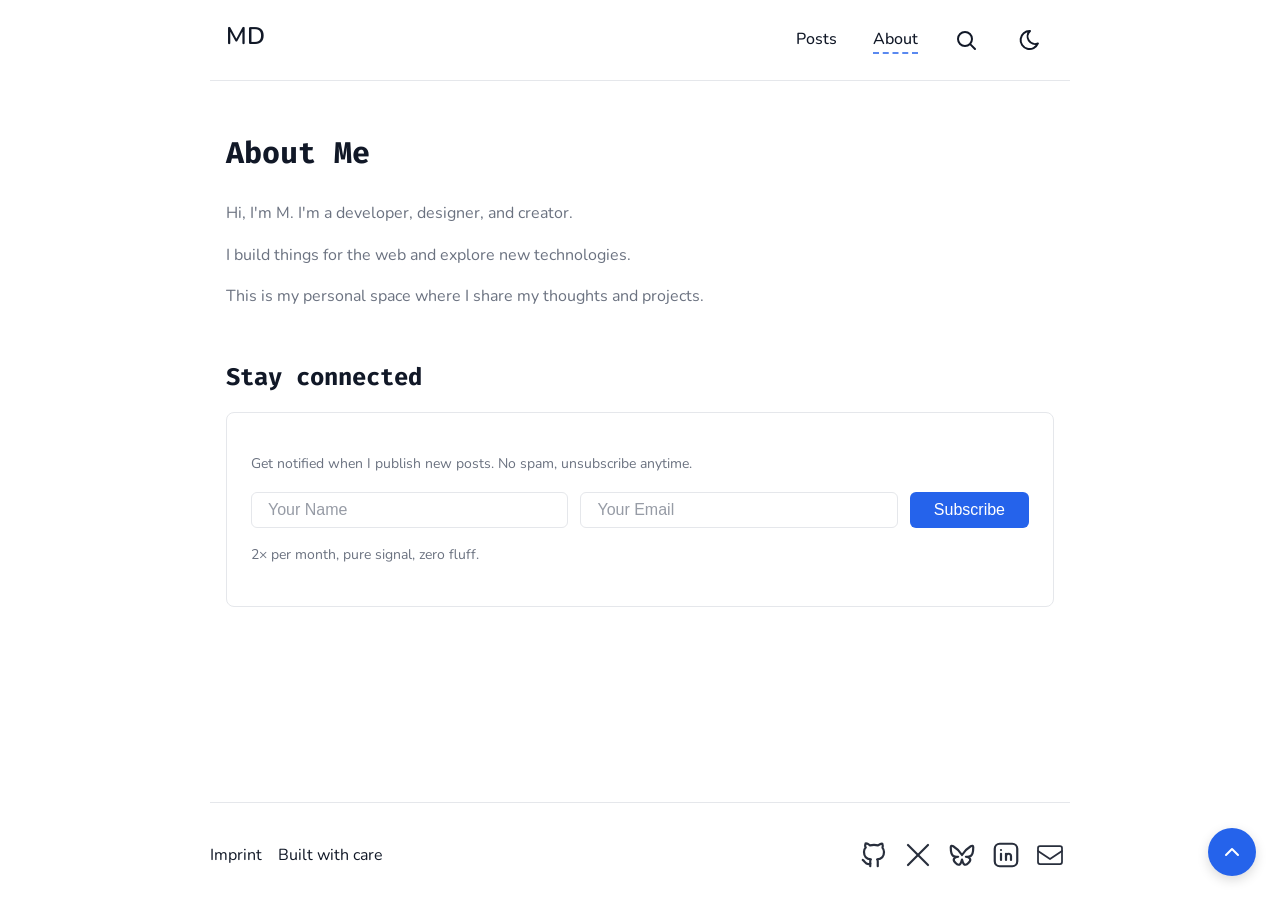
<file: about/index.html>
<!DOCTYPE html>
<html lang="en">
<head>
    <meta charset="UTF-8">
    <meta name="viewport" content="width=device-width, initial-scale=1.0">
    <title>About - MD</title>
    <meta name="description" content="About MD - Developer, Designer, Creator.">
    <link rel="icon" type="image/x-icon" href="../favicon.ico">
    <link rel="preconnect" href="https://fonts.googleapis.com">
    <link rel="preconnect" href="https://fonts.gstatic.com" crossorigin>
    <link href="https://fonts.googleapis.com/css2?family=Fira+Code:wght@400;600&family=Nunito:wght@400;600;700&display=swap" rel="stylesheet">
    <link rel="stylesheet" href="../styles.css">
    <style>
        h1, h2 { font-family: 'Fira Code', monospace; }
        body, h3, h4, h5, h6, p, a, li { font-family: 'Nunito', sans-serif; }
    </style>
</head>
<body>
    <header>
        <a id="skip-to-content" href="#main-content">Skip to content</a>
        <div id="nav-container">
            <div id="top-nav-wrap">
                <a href="../" class="site-title">MD</a>
                <nav id="nav-menu">
                    <button id="menu-btn" aria-label="Open Menu" aria-expanded="false" aria-controls="menu-items">
                        <svg class="icon" id="menu-icon" width="24" height="24" viewBox="0 0 24 24" fill="none" stroke="currentColor" stroke-width="2" stroke-linecap="round" stroke-linejoin="round">
                            <path d="M4 6h16"></path>
                            <path d="M7 12h13"></path>
                            <path d="M10 18h10"></path>
                        </svg>
                        <svg class="icon hidden" id="close-icon" width="24" height="24" viewBox="0 0 24 24" fill="none" stroke="currentColor" stroke-width="2" stroke-linecap="round" stroke-linejoin="round">
                            <path d="M18 6l-12 12"></path>
                            <path d="M6 6l12 12"></path>
                        </svg>
                    </button>
                    <ul id="menu-items" class="hidden">
                        <li><a href="../posts/">Posts</a></li>
                        <li><a href="../about/" class="active">About</a></li>
                        <li>
                            <a href="../search/" class="icon-btn" aria-label="search" title="Search">
                                <svg width="24" height="24" viewBox="0 0 24 24" fill="none" stroke="currentColor" stroke-width="2" stroke-linecap="round" stroke-linejoin="round">
                                    <circle cx="11" cy="11" r="7"></circle>
                                    <path d="M16.65 16.65L21 21"></path>
                                </svg>
                            </a>
                        </li>
                        <li>
                            <button id="theme-btn" class="icon-btn" title="Toggles light & dark" aria-label="auto" aria-live="polite">
                                <svg class="sun-icon" width="24" height="24" viewBox="0 0 24 24" fill="none" stroke="currentColor" stroke-width="2" stroke-linecap="round" stroke-linejoin="round">
                                    <path d="M12 3a7.5 7.5 0 0 0 7.92 12.446a9 9 0 1 1 -8.313 -12.454z"></path>
                                </svg>
                                <svg class="moon-icon" width="24" height="24" viewBox="0 0 24 24" fill="none" stroke="currentColor" stroke-width="2" stroke-linecap="round" stroke-linejoin="round">
                                    <circle cx="12" cy="12" r="5"></circle>
                                    <path d="M12 1v2"></path>
                                    <path d="M12 21v2"></path>
                                    <path d="M4.22 4.22l1.42 1.42"></path>
                                    <path d="M18.36 18.36l1.42 1.42"></path>
                                    <path d="M1 12h2"></path>
                                    <path d="M21 12h2"></path>
                                    <path d="M4.22 19.78l1.42-1.42"></path>
                                    <path d="M18.36 5.64l1.42-1.42"></path>
                                </svg>
                            </button>
                        </li>
                    </ul>
                </nav>
            </div>
        </div>
        <div class="divider"></div>
    </header>

    <main id="main-content">
        <section class="page-content">
            <h1>About Me</h1>
            <p>Hi, I'm M. I'm a developer, designer, and creator.</p>
            <p>I build things for the web and explore new technologies.</p>
            <p>This is my personal space where I share my thoughts and projects.</p>
        </section>
        <h2>Stay connected</h2>
        <section class="newsletter-box">
            <p>Get notified when I publish new posts. No spam, unsubscribe anytime.</p>
            <form action="https://buttondown.com/api/emails/embed-subscribe/markusword" method="post" target="_blank" class="newsletter-form">
                <input type="text" name="name" placeholder="Your Name">
                <input type="email" name="email" placeholder="Your Email" required>
                <input type="submit" value="Subscribe">
            </form>
            <p class="newsletter-note">2× per month, pure signal, zero fluff.</p>
        </section>
    </main>

    <footer>
        <div class="divider"></div>
        <div class="footer-content">
            <div class="social-links">
                <!-- GitHub -->
<a href="#" class="social-link" title="GitHub">
<svg viewBox="0 0 24 24" width="24" height="24" fill="none"
stroke="currentColor" stroke-width="1.75"
stroke-linecap="round" stroke-linejoin="round">
<path d="M9 19c-4 1.5-4-2-6-3"/>
<path d="M15 21v-3.5c0-1 .1-1.5-.5-2 3-.35 5.5-1.5 5.5-6
0-1.2-.4-2.3-1.2-3.2.1-.3.5-1.6-.1-3.3
0 0-1.1-.3-3.5 1.3a11.8 11.8 0 0 0-6.4 0
C6.4 2.4 5.3 2.7 5.3 2.7c-.6 1.7-.2 3 .1 3.3
A4.6 4.6 0 0 0 4 9.5c0 4.5 2.5 5.6 5.5 6
-.6.5-.6 1.2-.5 2V21"/>
</svg>
</a>

<!-- X -->
<a href="#" class="social-link" title="X">
<svg viewBox="0 0 24 24" width="24" height="24" fill="none"
stroke="currentColor" stroke-width="1.75"
stroke-linecap="round" stroke-linejoin="round">
<path d="M4 4L20 20"/>
<path d="M20 4L4 20"/>
</svg>
</a>

<!-- Bluesky -->
<a href="#" class="social-link" title="Bluesky">
<svg viewBox="0 0 24 24" width="24" height="24" fill="none"
stroke="currentColor" stroke-width="1.75"
stroke-linecap="round" stroke-linejoin="round">
<path d="M12 12c-1.5-2.5-4.5-5.5-7-7-1-.6-2-.4-2 .7
0 1.2.3 4 .6 5 .7 2.2 3 3 5.3 2.7
-2.8.5-5.2 1.7-2 5 3.5 3.6 4.6-.7 5.1-2.7
.5 2 1.6 6.3 5.1 2.7 3.2-3.3.8-4.5-2-5
2.3.3 4.6-.5 5.3-2.7.3-1 .6-3.8.6-5
0-1.1-1-1.3-2-.7-2.5 1.5-5.5 4.5-7 7z"/>
</svg>
</a>

<!-- LinkedIn -->
<a href="#" class="social-link" title="LinkedIn">
<svg viewBox="0 0 24 24" width="24" height="24" fill="none"
stroke="currentColor" stroke-width="1.75"
stroke-linecap="round" stroke-linejoin="round">
<rect x="3" y="3" width="18" height="18" rx="4"/>
<path d="M8 11v5"/>
<path d="M8 8v.01"/>
<path d="M12 16v-5"/>
<path d="M16 16v-3a2 2 0 0 0-4 0"/>
</svg>
</a>

<!-- Email -->
<a href="mailto:markusword.de@proton.me" class="social-link" title="Email">
<svg width="28" height="18" viewBox="0 0 30 24" fill="none"
     stroke="currentColor" stroke-width="1.75"
     stroke-linecap="round" stroke-linejoin="round">
  <rect x="3" y="3" width="24" height="18" rx="2"></rect>
  <path d="M3 8l12 8 12-8"></path>
</svg>
</a>
            </div>
            <div class="footer-credit">
                <a href="../imprint.html">Imprint</a>
                <span>Built with care</span>
            </div>
        </div>
    </footer>

    <script src="../script.js"></script>
    
    <button class="back-to-top" onclick="window.scrollTo({top: 0, behavior: 'smooth'})" aria-label="Back to top">
        <svg width="24" height="24" viewBox="0 0 24 24" fill="none" stroke="currentColor" stroke-width="2" stroke-linecap="round" stroke-linejoin="round">
            <path d="M18 15l-6-6-6 6"/>
        </svg>
    </button>
</body>
</html>
</file>
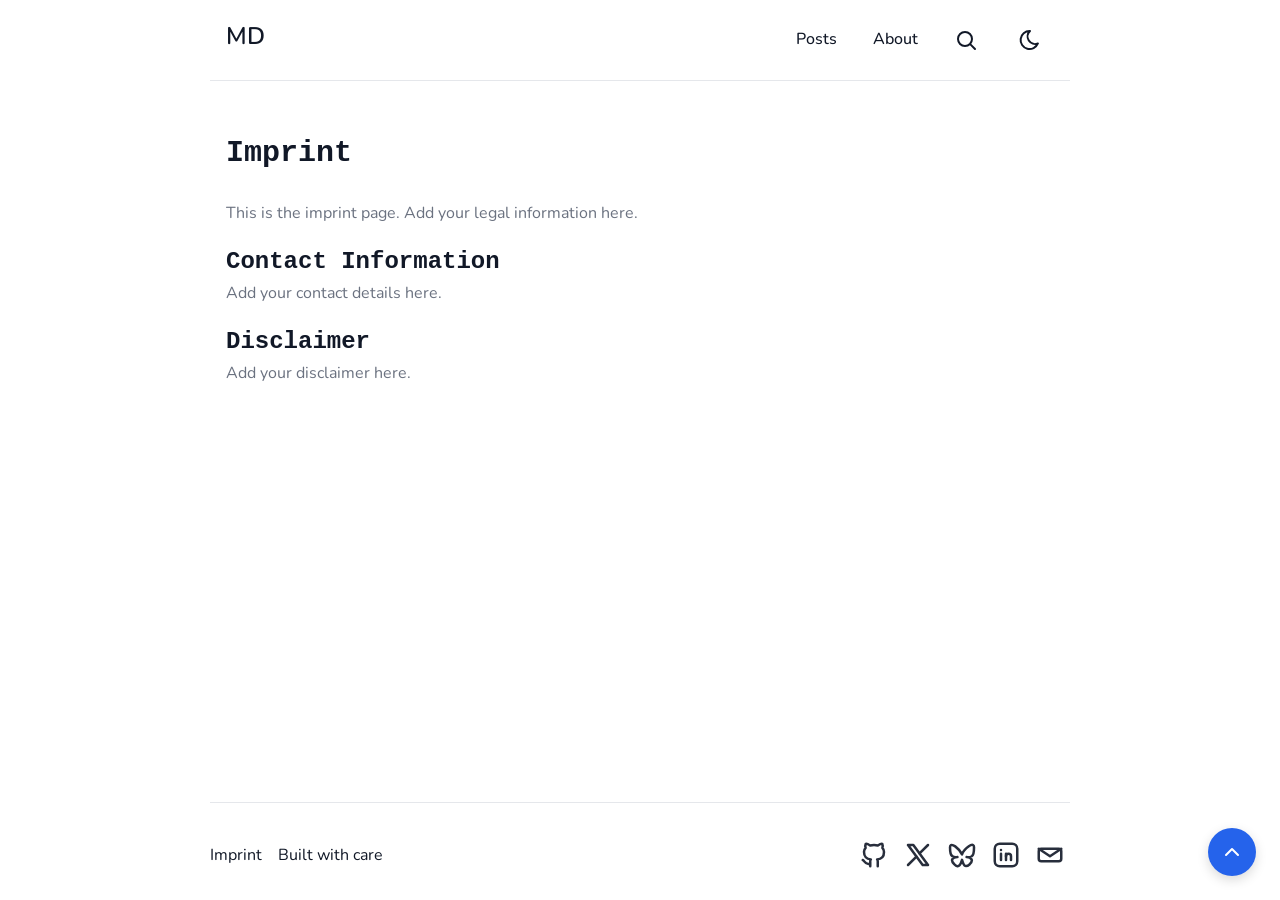
<file: imprint.html>
<!DOCTYPE html>
<html lang="en">
<head>
    <meta charset="UTF-8">
    <meta name="viewport" content="width=device-width, initial-scale=1.0">
    <title>Imprint - MD</title>
    <meta name="description" content="Imprint - MD">
    <link rel="icon" type="image/x-icon" href="favicon.ico">
    <link rel="preconnect" href="https://fonts.googleapis.com">
    <link rel="preconnect" href="https://fonts.gstatic.com" crossorigin>
    <link href="https://fonts.googleapis.com/css2?family=Fira+Code:wght@400;600&family=Nunito:wght@400;600;700&display=swap" rel="stylesheet">
    <link rel="stylesheet" href="styles.css">
    <style>
        h1, h2 { font-family: 'Liberation Mono', monospace; }
        body, h3, h4, h5, h6, p, a, li { font-family: 'Nunito', sans-serif; }
    </style>
</head>
<body>
    <header>
        <a id="skip-to-content" href="#main-content">Skip to content</a>
        <div id="nav-container">
            <div id="top-nav-wrap">
                <a href="." class="site-title">MD</a>
                <nav id="nav-menu">
                    <button id="menu-btn" aria-label="Open Menu" aria-expanded="false" aria-controls="menu-items">
                        <svg class="icon" id="menu-icon" width="24" height="24" viewBox="0 0 24 24" fill="none" stroke="currentColor" stroke-width="2" stroke-linecap="round" stroke-linejoin="round">
                            <path d="M4 6h16"></path>
                            <path d="M7 12h13"></path>
                            <path d="M10 18h10"></path>
                        </svg>
                        <svg class="icon hidden" id="close-icon" width="24" height="24" viewBox="0 0 24 24" fill="none" stroke="currentColor" stroke-width="2" stroke-linecap="round" stroke-linejoin="round">
                            <path d="M18 6l-12 12"></path>
                            <path d="M6 6l12 12"></path>
                        </svg>
                    </button>
                    <ul id="menu-items" class="hidden">
                        <li><a href="posts/">Posts</a></li>
                        <li><a href="about/">About</a></li>
                        <li>
                            <a href="search/" class="icon-btn" aria-label="search" title="Search">
                                <svg width="24" height="24" viewBox="0 0 24 24" fill="none" stroke="currentColor" stroke-width="2" stroke-linecap="round" stroke-linejoin="round">
                                    <circle cx="11" cy="11" r="7"></circle>
                                    <path d="M16.65 16.65L21 21"></path>
                                </svg>
                            </a>
                        </li>
                        <li>
                            <button id="theme-btn" class="icon-btn" title="Toggles light & dark" aria-label="auto" aria-live="polite">
                                <svg class="sun-icon" width="24" height="24" viewBox="0 0 24 24" fill="none" stroke="currentColor" stroke-width="2" stroke-linecap="round" stroke-linejoin="round">
                                    <path d="M12 3a7.5 7.5 0 0 0 7.92 12.446a9 9 0 1 1 -8.313 -12.454z"></path>
                                </svg>
                                <svg class="moon-icon" width="24" height="24" viewBox="0 0 24 24" fill="none" stroke="currentColor" stroke-width="2" stroke-linecap="round" stroke-linejoin="round">
                                    <circle cx="12" cy="12" r="5"></circle>
                                    <path d="M12 1v2"></path>
                                    <path d="M12 21v2"></path>
                                    <path d="M4.22 4.22l1.42 1.42"></path>
                                    <path d="M18.36 18.36l1.42 1.42"></path>
                                    <path d="M1 12h2"></path>
                                    <path d="M21 12h2"></path>
                                    <path d="M4.22 19.78l1.42-1.42"></path>
                                    <path d="M18.36 5.64l1.42-1.42"></path>
                                </svg>
                            </button>
                        </li>
                    </ul>
                </nav>
            </div>
        </div>
        <div class="divider"></div>
    </header>

    <main id="main-content">
        <section class="page-content">
            <h1>Imprint</h1>
            <p>This is the imprint page. Add your legal information here.</p>
            
            <h2>Contact Information</h2>
            <p>Add your contact details here.</p>
            
            <h2>Disclaimer</h2>
            <p>Add your disclaimer here.</p>
        </section>
    </main>

    <footer>
        <div class="divider"></div>
        <div class="footer-content">
            <div class="social-links">
                <a href="#" class="social-link" title="GitHub">
                    <svg width="24" height="24" viewBox="0 0 24 24" fill="none" stroke="currentColor" stroke-width="2" stroke-linecap="round" stroke-linejoin="round">
                        <path d="M9 19c-4.3 1.4 -4.3 -2.5 -6 -3m12 5v-3.5c0 -1 .1 -1.4 -.5 -2c2.8 -.3 5.5 -1.4 5.5 -6a4.6 4.6 0 0 0 -1.3 -3.2a4.2 4.2 0 0 0 -.1 -3.2s-1.1 -.3 -3.5 1.3a12.3 12.3 0 0 0 -6.2 0c-2.4 -1.6 -3.5 -1.3 -3.5 -1.3a4.2 4.2 0 0 0 -.1 3.2a4.6 4.6 0 0 0 -1.3 3.2c0 4.6 2.7 5.7 5.5 6c-.6 .6 -.6 1.2 -.5 2v3.5"></path>
                    </svg>
                </a>
                <a href="#" class="social-link" title="X">
                    <svg width="24" height="24" viewBox="0 0 24 24" fill="none" stroke="currentColor" stroke-width="2" stroke-linecap="round" stroke-linejoin="round">
                        <path d="M4 4l11.733 16h4.267l-11.733 -16z"></path>
                        <path d="M4 20l6.768 -6.768m2.46 -2.46l6.772 -6.772"></path>
                    </svg>
                </a>
                <a href="#" class="social-link" title="BlueSky">
                    <svg width="24" height="24" viewBox="0 0 24 24" fill="none" stroke="currentColor" stroke-width="2" stroke-linecap="round" stroke-linejoin="round">
                        <path d="M12 11.5c-.87-1.69-3.24-4.84-5.44-6.4c-2.1-1.48-2.89-1.24-3.42-1.01c-.62.27-.72 1.17-.72 1.72c0 .55.3 4.52.5 5.18c.65 2.19 2.97 2.93 5.1 2.69c.11-.02.22-.03.33-.04c-.11.01-.22.03-.33.04c-3.13.47-5.91 1.61-2.26 5.67c4.01 4.15 5.5-.89 6.26-3.45c.76 2.56 1.64 7.42 6.19 3.45c3.41-3.45.94-5.2-2.19-5.67c-.11-.01-.22-.03-.33-.04c.11.01.22.02.33.04c2.14.24 4.45-.5 5.1-2.69c.2-.66.5-4.63.5-5.18c0-.55-.11-1.49-.72-1.77c-.53-.24-1.33-.5-3.44.99c-2.2 1.56-4.57 3.71-5.44 6.4Z"></path>
                    </svg>
                </a>
                <a href="#" class="social-link" title="LinkedIn">
                    <svg width="24" height="24" viewBox="0 0 24 24" fill="none" stroke="currentColor" stroke-width="2" stroke-linecap="round" stroke-linejoin="round">
                        <path d="M8 11v5"></path>
                        <path d="M8 8v.01"></path>
                        <path d="M12 16v-5"></path>
                        <path d="M16 16v-3a2 2 0 1 0 -4 0"></path>
                        <path d="M3 7a4 4 0 0 1 4 -4h10a4 4 0 0 1 4 4v10a4 4 0 0 1 -4 4h-10a4 4 0 0 1 -4 -4z"></path>
                    </svg>
                </a>
                <a href="mailto:markusword.de@proton.me" class="social-link" title="Email">
                    <svg width="24" height="24" viewBox="0 0 24 24" fill="none" stroke="currentColor" stroke-width="2" stroke-linecap="round" stroke-linejoin="round">
                        <rect x="3" y="7" width="18" height="10" rx="2"></rect>
                        <path d="M3 7l9 6l9 -6"></path>
                    </svg>
                </a>
            </div>
            <div class="footer-credit">
                <a href="imprint.html">Imprint</a>
                <span>Built with care</span>
            </div>
        </div>
    </footer>

    <script src="script.js"></script>
    
    <button class="back-to-top" onclick="window.scrollTo({top: 0, behavior: 'smooth'})" aria-label="Back to top">
        <svg width="24" height="24" viewBox="0 0 24 24" fill="none" stroke="currentColor" stroke-width="2" stroke-linecap="round" stroke-linejoin="round">
            <path d="M18 15l-6-6-6 6"/>
        </svg>
    </button>
</body>
</html>
</file>
<file: styles.css>
@view-transition {
  navigation: auto;
}

:root {
    --bg-primary: #ffffff;
    --bg-secondary: #f9fafb;
    --text-primary: #111827;
    --text-secondary: #6b7280;
    --accent: #2563eb;
    --border: #e5e7eb;
    --icon-stroke: #6b7280;
}

[data-theme="dark"] {
    --bg-primary: #111827;
    --bg-secondary: #1f2937;
    --text-primary: #f9fafb;
    --text-secondary: #9ca3af;
    --accent: #60a5fa;
    --border: #374151;
    --icon-stroke: #9ca3af;
}

* {
    margin: 0;
    padding: 0;
    box-sizing: border-box;
}

html {
    font-family: -apple-system, BlinkMacSystemFont, "Segoe UI", Roboto, "Helvetica Neue", Arial, sans-serif;
    font-size: 16px;
    line-height: 1.6;
    color: var(--text-primary);
    background-color: var(--bg-primary);
    transition: background-color 0.3s ease, color 0.3s ease;
}

body {
    min-height: 100vh;
    display: flex;
    flex-direction: column;
}

a {
    color: inherit;
    text-decoration: none;
}

ul {
    list-style: none;
}

button {
    background: none;
    border: none;
    cursor: pointer;
    font: inherit;
    color: inherit;
}

#skip-to-content {
    position: absolute;
    top: -100px;
    left: 16px;
    z-index: 50;
    background: var(--bg-primary);
    color: var(--accent);
    padding: 8px 12px;
    border-radius: 4px;
    transition: top 0.2s;
}

#skip-to-content:focus {
    top: 16px;
}

#nav-container {
    max-width: 860px;
    margin: 0 auto;
    padding: 0 16px;
}

#top-nav-wrap {
    display: flex;
    justify-content: space-between;
    align-items: baseline;
    padding: 16px 0;
}

.site-title {
    font-size: 1.5rem;
    font-weight: 600;
    white-space: nowrap;
}

#nav-menu {
    display: flex;
    flex-direction: column;
    align-items: center;
}

#menu-btn {
    display: none;
    padding: 8px;
}

#menu-btn .icon {
    display: block;
}

#menu-items {
    display: flex;
    gap: 20px;
    align-items: center;
}

#menu-items li a,
#menu-items li button {
    padding: 4px 8px;
    font-weight: 500;
    transition: color 0.2s;
}

#menu-items li a:hover,
#menu-items li button:hover {
    color: var(--accent);
}

#menu-items li a.active {
    text-decoration: underline dashed var(--accent);
    text-underline-offset: 8px;
}

.icon-btn {
    display: flex;
    align-items: center;
    justify-content: center;
    padding: 12px;
}

@media (min-width: 641px) {
    #menu-items {
        display: flex !important;
    }
}

@media (max-width: 640px) {
    #menu-btn {
        display: block;
        align-self: flex-end;
    }

    #menu-items {
        display: none;
        flex-direction: column;
        width: 176px;
        margin-top: 16px;
        gap: 8px;
    }

    #menu-items:not(.hidden) {
        display: grid;
        grid-template-columns: 1fr 1fr;
    }

    #menu-items li a {
        display: block;
        text-align: center;
        padding: 12px;
    }

    #menu-items li .icon-btn {
        padding: 12px;
    }
}

#theme-btn {
    position: relative;
    width: 48px;
    height: 48px;
    transition: background-color 0.3s ease;
}

@media (max-width: 640px) {
    #theme-btn {
        width: 48px;
        height: 48px;
    }
}

#theme-btn svg {
    position: absolute;
    top: 50%;
    left: 50%;
    transform: translate(-50%, -50%);
    transition: opacity 0.4s ease, transform 0.4s ease;
}

.sun-icon {
    opacity: 1;
    transform: scale(1) rotate(0deg);
}

.moon-icon {
    opacity: 0;
    transform: scale(0) rotate(-90deg);
}

[data-theme="dark"] .sun-icon {
    opacity: 0;
    transform: scale(0) rotate(90deg);
}

[data-theme="dark"] .moon-icon {
    opacity: 1;
    transform: scale(1) rotate(0deg);
}

.divider {
    max-width: 860px;
    margin: 0 auto;
    border: 0;
    border-top: 1px solid var(--border);
}

main {
    max-width: 860px;
    width: 100%;
    margin: 0 auto;
    padding: 0 16px;
}

#hero {
    padding-top: 24px;
    padding-bottom: 16px;
}

.hero-content {
    display: flex;
    flex-direction: column;
    gap: 16px;
    align-items: center;
}

@media (min-width: 640px) {
    .hero-content {
        flex-direction: row;
        align-items: flex-start;
    }
}

.avatar-link {
    display: block;
    margin: 0 auto;
    transition: transform 0.3s, box-shadow 0.3s;
}

.avatar-link:hover .avatar {
    transform: scale(1.05);
    box-shadow: 0 10px 25px rgba(0, 0, 0, 0.15);
}

.avatar-placeholder {
    width: 96px;
    height: 96px;
    border-radius: 50%;
    background: var(--bg-secondary);
    display: flex;
    align-items: center;
    justify-content: center;
    font-family: 'Fira Code', monospace;
    font-size: 1.5rem;
    font-weight: 600;
    color: var(--text);
}

.hero-text {
    flex: 1;
    text-align: center;
}

@media (min-width: 640px) {
    .hero-text {
        text-align: left;
        padding-left: 16px;
    }
}

.title-row {
    display: flex;
    align-items: center;
    justify-content: center;
    gap: 8px;
}

@media (min-width: 640px) {
    .title-row {
        justify-content: flex-start;
    }
}

h1 {
    font-size: 1.5rem;
    font-weight: 700;
    margin: 8px 0;
}

@media (min-width: 640px) {
    h1 {
        font-size: 1.875rem;
        margin: 16px 0;
    }
}

.rss-link svg {
    stroke: var(--accent);
    stroke-width: 3;
    transform: scale(1.25);
}

.hero-text p {
    opacity: 0.8;
}

.social-links {
    display: flex;
    justify-content: center;
    gap: 4px;
    margin-top: 16px;
    flex-wrap: wrap;
}

@media (min-width: 640px) {
    .social-links {
        justify-content: flex-start;
    }
}

.social-link {
    display: inline-block;
    padding: 8px;
    transition: transform 0.2s, color 0.2s;
}

.social-link:hover {
    color: var(--accent);
    transform: rotate(6deg);
}

.social-link svg {
    display: inline-block;
    width: 24px;
    height: 24px;
    transform: scale(1.25);
    opacity: 0.9;
}

@media (max-width: 640px) {
    .social-link svg {
        transform: scale(1.25);
    }
}

#recent-posts {
    padding-top: 48px;
    padding-bottom: 24px;
}

#recent-posts ul li {
    margin: 32px 0;
}

.post-item h3 {
    font-size: 1.125rem;
    font-weight: 500;
    text-decoration: dashed;
    text-underline-offset: 4px;
}

.post-link {
    display: inline-block;
    color: var(--accent);
    text-decoration: dashed;
}

.post-link:hover {
    text-decoration: underline;
    text-underline-offset: 4px;
}

.post-meta {
    display: flex;
    align-items: center;
    gap: 12px;
    margin-bottom: 12px;
}

.post-meta .date {
    display: flex;
    align-items: center;
    gap: 8px;
    opacity: 0.8;
}

.post-meta svg {
    display: inline-block;
    width: 20px;
    height: 20px;
    min-width: 20px;
}

@media (max-width: 640px) {
    .post-meta svg {
        width: 16px;
        height: 16px;
        min-width: 16px;
    }
}

.post-meta time {
    font-size: 0.875rem;
    font-style: italic;
}

.read-time {
    font-size: 0.875rem;
    font-style: italic;
    opacity: 0.8;
}

.post-item > p {
    opacity: 0.8;
    flex: 1;
}

.all-posts-link {
    display: flex;
    justify-content: space-between;
    align-items: center;
    flex-wrap: wrap;
    gap: 1rem;
    margin: 32px 0;
}

.all-posts-link a {
    display: inline-flex;
    align-items: center;
    gap: 8px;
    color: inherit;
    transition: color 0.2s;
}

.all-posts-link a:hover {
    color: var(--accent);
}

.all-posts-link svg {
    display: inline-block;
    vertical-align: middle;
}

.post-nav-row {
    display: flex;
    justify-content: space-between;
    align-items: center;
    flex-wrap: wrap;
    gap: 1rem;
    margin: 32px 0;
}

.back-link {
    display: inline-flex;
    align-items: center;
    gap: 8px;
    color: inherit;
    transition: color 0.2s;
}

.back-link:hover {
    color: var(--accent);
}

.post-nav-links {
    display: flex;
    gap: 8px;
}

footer {
    width: 100%;
    max-width: 860px;
    margin: auto auto 0;
}

.footer-content {
    display: flex;
    flex-direction: column;
    align-items: center;
    justify-content: space-between;
    padding: 24px 16px;
}

@media (min-width: 640px) {
    .footer-content {
        flex-direction: row-reverse;
        padding: 16px 0;
    }
}

.footer-credit {
    display: flex;
    align-items: center;
    white-space: nowrap;
    margin-top: 8px;
    gap: 16px;
}

.footer-credit a {
    transition: color 0.2s;
}

.footer-credit a:hover {
    color: var(--accent);
}

.hidden {
    display: none !important;
}

.sr-only {
    position: absolute;
    width: 1px;
    height: 1px;
    padding: 0;
    margin: -1px;
    overflow: hidden;
    clip: rect(0, 0, 0, 0);
    white-space: nowrap;
    border: 0;
}

.markdown-content {
    line-height: 1.7;
}

.markdown-content h1,
.markdown-content h2,
.markdown-content h3,
.markdown-content h4,
.markdown-content h5,
.markdown-content h6 {
    margin-top: 1.5em;
    margin-bottom: 0.5em;
}

.markdown-content p {
    margin-bottom: 1em;
}

.markdown-content strong {
    font-weight: 700;
}

.markdown-content em {
    font-style: italic;
}

.markdown-content u {
    text-decoration: underline;
}

.markdown-content a {
    color: var(--link);
}

.markdown-content a:hover {
    text-decoration: underline;
}

.markdown-content code {
    font-family: 'Fira Code', monospace;
    background: var(--bg-secondary);
    padding: 0.2em 0.4em;
    border-radius: 4px;
    font-size: 0.9em;
}

.markdown-content pre {
    background: var(--bg-secondary);
    padding: 1em;
    border-radius: 8px;
    overflow-x: auto;
    margin: 1em 0;
}

.markdown-content pre code {
    background: none;
    padding: 0;
}

.markdown-content blockquote {
    border-left: 4px solid var(--border);
    padding-left: 1em;
    margin: 1em 0;
    font-style: italic;
    color: var(--text-secondary);
}

.markdown-content img {
    max-width: 100%;
    height: auto;
    border-radius: 8px;
    margin: 1em 0;
}

.markdown-content ul,
.markdown-content ol {
    padding-left: 1.5em;
    margin: 1em 0;
}

.markdown-content li {
    margin-bottom: 0.5em;
}

.markdown-content hr {
    border: none;
    border-top: 1px solid var(--border);
    margin: 2em 0;
}

.post-header {
    margin-bottom: 2em;
}

.post-header h1 {
    margin-bottom: 0.5em;
}

.page-content {
    max-width: 860px;
    margin: 0 auto;
    padding: 2rem 0rem;
}

.page-content h1 {
    margin-bottom: 1.5rem;
}

.page-content p {
    margin-bottom: 1rem;
    color: var(--text-secondary);
}

.search-page {
    max-width: 860px;
    margin: 0 auto;
    padding: 2rem 0rem;
}

.search-page h1 {
    margin-bottom: 1.5rem;
}

.search-form {
    margin-bottom: 2rem;
}

.search-form input {
    width: 100%;
    padding: 12px 16px;
    font-size: 1rem;
    border: 1px solid var(--border);
    border-radius: 8px;
    background: var(--bg-secondary);
    color: var(--text-primary);
    outline: none;
    transition: border-color 0.2s, box-shadow 0.2s;
}

.search-form input:focus {
    border-color: var(--accent);
    box-shadow: 0 0 0 3px rgba(37, 99, 235, 0.1);
}

#search-results {
    display: flex;
    flex-direction: column;
    gap: 1.5rem;
}

#search-empty {
    color: var(--text-secondary);
    text-align: center;
    padding: 2rem;
}

#all-posts {
    max-width: 860px;
    margin: 0 auto;
    padding: 2rem 0rem;
}

#all-posts h1 {
    margin-bottom: 2rem;
}

#all-posts ul {
    list-style: none;
    padding: 0;
}

.year-group {
    margin-bottom: 2.5rem;
}

.year-header {
    font-size: 1.5rem;
    margin-bottom: 1.5rem;
    padding-bottom: 0.5rem;
    border-bottom: 1px solid var(--border);
    display: flex;
    align-items: baseline;
    gap: 0.5rem;
}

.year-count {
    font-size: 1rem;
    color: var(--text-secondary);
    font-weight: normal;
}

.month-group {
    margin-bottom: 1.5rem;
}

.month-header {
    font-size: 1.1rem;
    color: var(--text-secondary);
    margin-bottom: 1rem;
    margin-top: 1.5rem;
}

.month-posts {
    list-style: none;
    padding: 0;
}

.month-posts li {
    margin-bottom: 1.5rem;
}

.month-posts .post-link h3 {
    font-size: 1.1rem;
    font-weight: 600;
    margin-bottom: 0.25rem;
    transition: color 0.2s;
}

.month-posts .post-link:hover h3 {
    color: var(--accent);
}

.month-posts .post-meta {
    font-size: 0.875rem;
    color: var(--text-secondary);
    margin-bottom: 0.5rem;
}

.month-posts .post-meta .read-time {
    margin-left: 0.5rem;
}

.month-posts p {
    font-size: 0.95rem;
    color: var(--text-secondary);
    line-height: 1.5;
}

.post-tags {
    display: flex;
    flex-wrap: wrap;
    gap: 8px;
    padding-top: 1.5rem;
    border-top: 1px dotted var(--border);
}

.tag {
    display: inline-block;
    font-size: 1.2em;
    color: var(--text-primary);
    text-decoration: none;
    transition: color 0.2s;
    font-family: 'Fira Code', monospace;
}

.tag:hover {
    color: var(--accent);
    text-decoration: underline dashed;
    text-underline-offset: 8px;
}

.share-section {
    margin-top: 1rem;
    display: flex;
    align-items: center;
    gap: 12px;
    flex-wrap: wrap;
}

.share-label {
    font-weight: 500;
    color: var(--text-secondary);
}

.share-buttons {
    display: flex;
    gap: 8px;
}

.share-btn {
    display: flex;
    align-items: center;
    justify-content: center;
    width: 36px;
    height: 36px;
    border-radius: 50%;
    background: var(--bg-secondary);
    color: var(--text-secondary);
    transition: background-color 0.2s, color 0.2s;
}

.share-btn:hover {
    background: var(--accent);
    color: white;
}

.post-nav-links {
    display: flex;
    gap: 8px;
}

.post-nav-link {
    display: flex;
    align-items: flex-start;
    gap: 8px;
    padding: 8px 12px;
    border-radius: 6px;
    transition: color 0.2s;
    text-decoration: none;
}

.post-nav-link:hover .post-nav-title {
    color: var(--accent);
}

.post-nav-link svg {
    flex-shrink: 0;
    margin-top: 4px;
}

.post-nav-label {
    display: block;
    font-size: 0.75rem;
    color: var(--text-secondary);
    text-transform: uppercase;
    letter-spacing: 0.05em;
    text-align: right;
}

.post-nav-link:hover .post-nav-label {
    color: var(--text-secondary);
}

.post-nav-title {
    display: block;
    font-weight: 600;
    font-size: 0.95rem;
    white-space: nowrap;
    overflow: hidden;
    text-overflow: ellipsis;
    max-width: 200px;
    text-align: right;
}

.back-to-top {
    position: fixed;
    bottom: 24px;
    right: 24px;
    display: flex;
    align-items: center;
    justify-content: center;
    width: 48px;
    height: 48px;
    border-radius: 50%;
    background: var(--accent);
    color: white;
    cursor: pointer;
    box-shadow: 0 4px 12px rgba(0, 0, 0, 0.15);
    transition: transform 0.2s, box-shadow 0.2s;
    z-index: 100;
}

.back-to-top:hover {
    transform: translateY(-2px);
    box-shadow: 0 6px 16px rgba(0, 0, 0, 0.2);
}

.tags-page {
    max-width: 860px;
    margin: 0 auto;
    padding: 2rem 0rem;
}

.tags-page h1 {
    margin-bottom: 0.5rem;
}

.tag-description {
    color: var(--text-secondary);
    margin-bottom: 2rem;
    font-size: 1.1rem;
}

.tag-posts {
    list-style: none;
    padding: 0;
}

.tag-posts li {
    margin-bottom: 2rem;
}

.tag-posts .no-posts {
    color: var(--text-secondary);
    text-align: center;
    padding: 2rem;
}

.pagination {
    display: flex;
    justify-content: center;
    align-items: center;
    gap: 16px;
    margin-top: 3rem;
    padding-top: 2rem;
    border-top: 1px solid var(--border);
}

.pagination-btn {
    padding: 8px 16px;
    background: var(--bg-secondary);
    border-radius: 6px;
    color: var(--text-primary);
    transition: background-color 0.2s, color 0.2s;
}

.pagination-btn:hover {
    background: var(--accent);
    color: white;
}

.pagination-info {
    color: var(--text-secondary);
    font-size: 0.9rem;
}

.newsletter-section {
    max-width: 860px;
    margin: 0 auto;
    padding: 2rem 0;
}

.newsletter-box {
    border: 1px solid var(--border);
    border-radius: 8px;
    padding: 1.5rem 1.5rem;
    margin: 1rem 0 2rem 0;
}

.newsletter-box p {
    color: var(--text-secondary);
    font-size: 0.875rem;
    margin: 1rem 0;
}

.newsletter-form {
    display: flex;
    flex-wrap: wrap;
    gap: 0.75rem;
}

.newsletter-form input[type="text"],
.newsletter-form input[type="email"] {
    flex: 1;
    min-width: 150px;
    padding: 0.5rem 1rem;
    font-size: 1rem;
    border: 1px solid var(--border);
    border-radius: 6px;
    background: var(--bg-primary);
    color: var(--text-primary);
    outline: none;
    transition: border-color 0.2s, box-shadow 0.2s;
}

.newsletter-form input[type="text"]::placeholder,
.newsletter-form input[type="email"]::placeholder {
    color: var(--text-secondary);
    opacity: 0.7;
}

.newsletter-form input[type="text"]:focus,
.newsletter-form input[type="email"]:focus {
    border-color: var(--accent);
    box-shadow: 0 0 0 2px rgba(37, 99, 235, 0.2);
}

.newsletter-form input[type="submit"] {
    padding: 0.5rem 1.5rem;
    font-size: 1rem;
    font-weight: 500;
    border: none;
    border-radius: 6px;
    background: var(--accent);
    color: white;
    cursor: pointer;
    transition: background-color 0.2s;
    white-space: nowrap;
}

.newsletter-form input[type="submit"]:hover {
    background: #1d4ed8;
}

.newsletter-form .newsletter-note {
    width: 100%;
    font-size: 0.75rem;
    color: var(--text-secondary);
    margin-top: 0.75rem;
    margin-bottom: 0;
}
</file>
